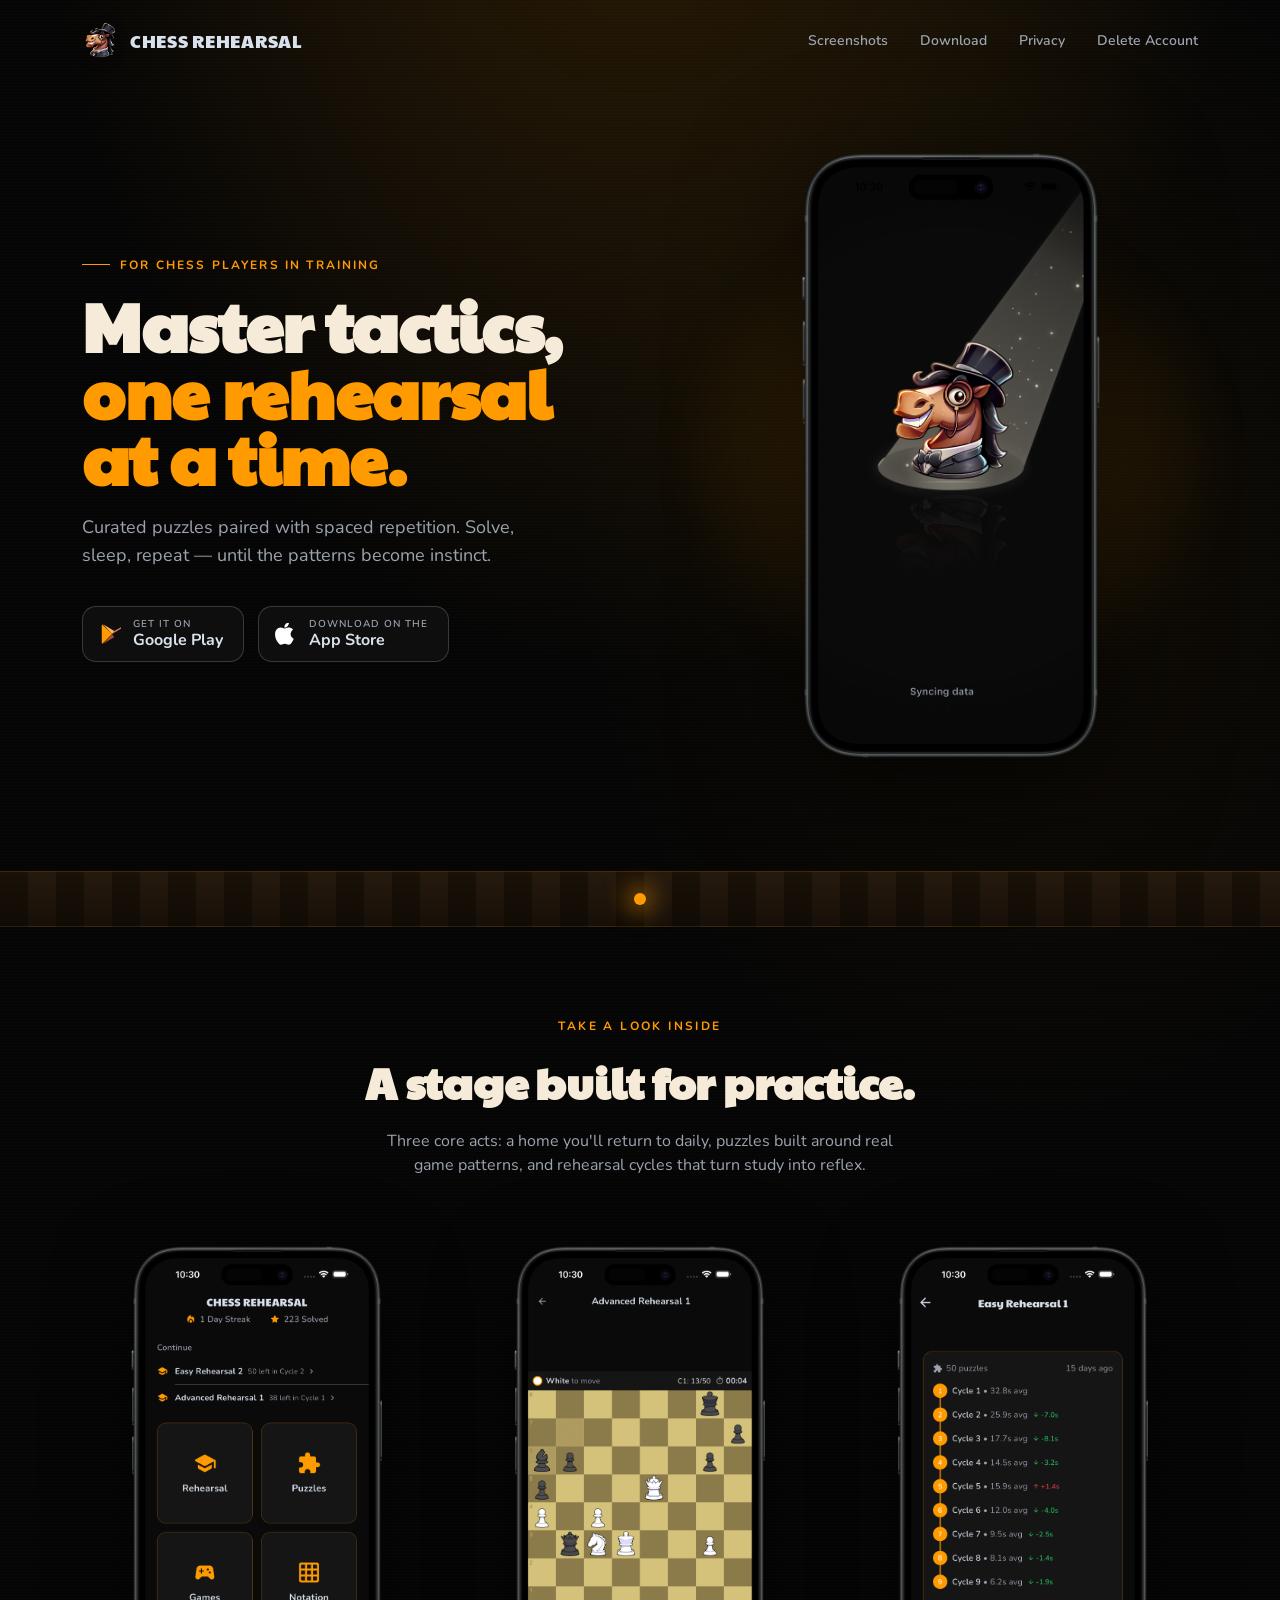
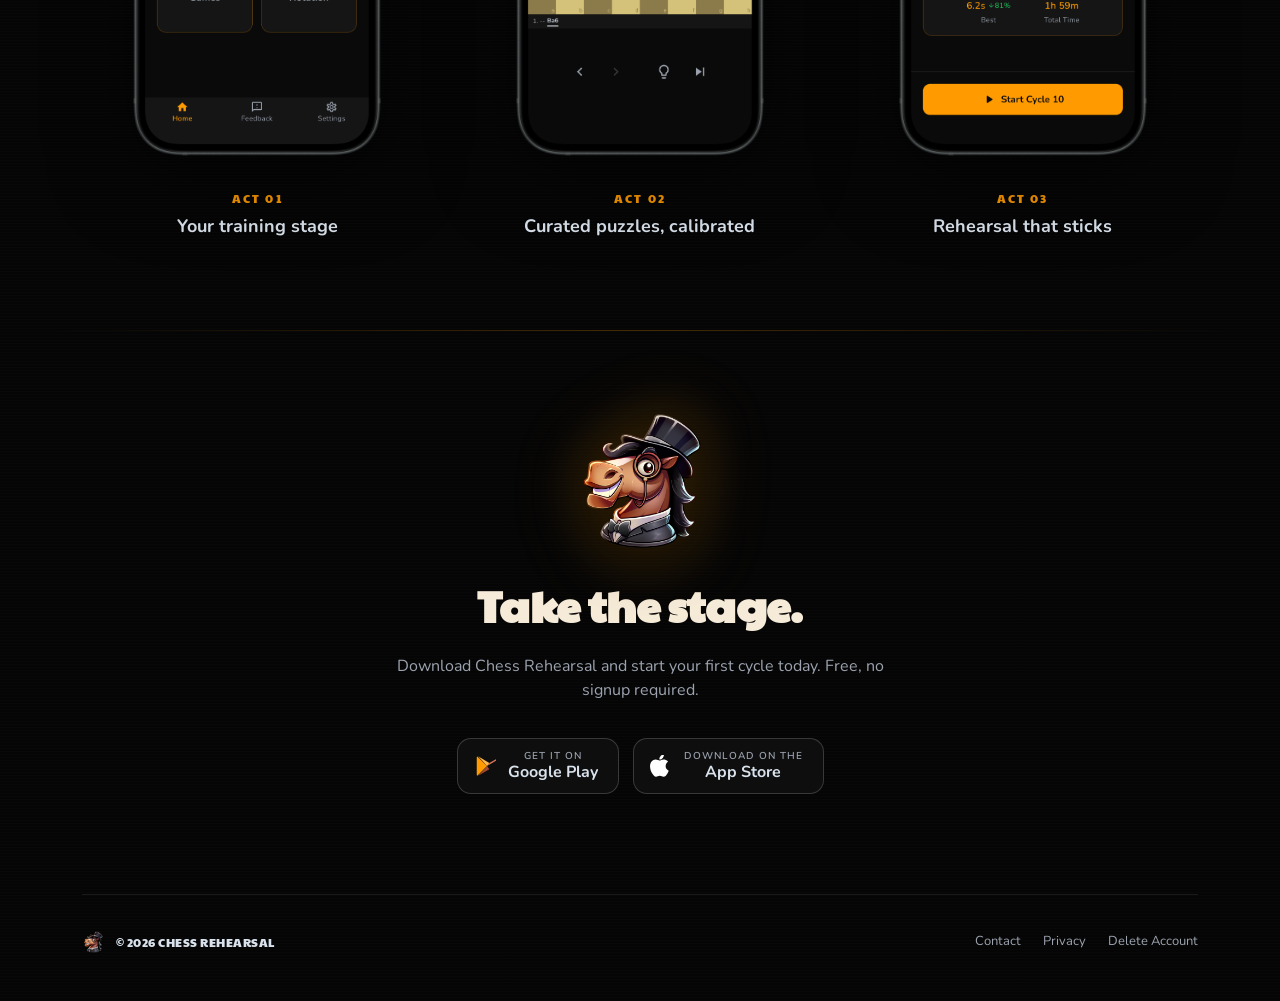
<file: index.html>
<!DOCTYPE html>
<html lang="en">
<head>
  <meta charset="UTF-8">
  <meta name="viewport" content="width=device-width, initial-scale=1.0">
  <title>Chess Rehearsal — Master tactics, one rehearsal at a time.</title>
  <meta name="description" content="Curated chess puzzles paired with spaced repetition. Solve, sleep, repeat — until the patterns become instinct.">

  <meta property="og:title" content="Chess Rehearsal — Master tactics, one rehearsal at a time.">
  <meta property="og:description" content="Curated chess puzzles paired with spaced repetition. Solve, sleep, repeat — until the patterns become instinct.">
  <meta property="og:image" content="img/icon.png">
  <meta property="og:type" content="website">

  <link rel="icon" type="image/png" href="img/icon.png">
  <link rel="apple-touch-icon" href="img/icon.png">

  <link rel="preconnect" href="https://fonts.googleapis.com">
  <link rel="preconnect" href="https://fonts.gstatic.com" crossorigin>
  <link href="https://fonts.googleapis.com/css2?family=Nunito:wght@400;500;600;700;800&family=Paytone+One&display=swap" rel="stylesheet">

  <link rel="stylesheet" href="style.css">
</head>
<body>

  <div class="cr-site">

    <!-- Nav -->
    <div class="cr-container">
      <nav class="cr-nav">
        <a href="index.html" class="cr-nav-brand">
          <img src="img/icon.png" alt="Chess Rehearsal mascot">
          <span>Chess Rehearsal</span>
        </a>
        <div class="cr-nav-links">
          <a href="#screenshots">Screenshots</a>
          <a href="#download">Download</a>
          <a href="privacy.html">Privacy</a>
          <a href="delete-account.html">Delete Account</a>
        </div>
      </nav>
    </div>

    <!-- Hero -->
    <div class="cr-container">
      <section class="cr-hero">
        <div>
          <div class="cr-hero-eyebrow">For chess players in training</div>
          <h1>
            Master tactics,
            <span class="accent">one rehearsal at a time.</span>
          </h1>
          <p class="cr-hero-sub">
            Curated puzzles paired with spaced repetition. Solve, sleep, repeat — until
            the patterns become instinct.
          </p>

          <div class="cr-dl-row">
            <a class="cr-dl-btn" href="#" aria-label="Get it on Google Play">
              <svg viewBox="0 0 24 24" aria-hidden="true">
                <path fill="#FF9B00" d="M3.6 1.5C3.2 1.7 3 2.1 3 2.7v18.6c0 .6.2 1 .6 1.2l10.7-10.5L3.6 1.5z"/>
                <path fill="#FFB84D" d="M16.7 8.6 13.5 6.7 4.5 1.4l9.8 10.6 2.4-3.4z"/>
                <path fill="#D97757" d="m14.3 12 9.6-5.6c.7-.4.7-1.5 0-1.9L16.7 8.6 14.3 12z"/>
                <path fill="#A04A2E" d="m4.5 22.6 12.2-7-2.4-3.6L4.5 22.6z"/>
              </svg>
              <span class="cr-dl-btn-text">
                <small>Get it on</small>
                <strong>Google Play</strong>
              </span>
            </a>
            <a class="cr-dl-btn" href="#" aria-label="Download on the App Store">
              <svg viewBox="0 0 24 24" fill="#fff" aria-hidden="true">
                <path d="M17.05 12.04c-.03-3.16 2.58-4.68 2.7-4.75-1.47-2.15-3.76-2.45-4.58-2.48-1.95-.2-3.8 1.15-4.79 1.15-.99 0-2.51-1.13-4.13-1.1-2.13.03-4.09 1.24-5.18 3.13-2.21 3.83-.57 9.49 1.59 12.6 1.05 1.52 2.31 3.23 3.95 3.17 1.59-.06 2.19-1.03 4.11-1.03 1.92 0 2.46 1.03 4.13.99 1.71-.03 2.79-1.55 3.83-3.08 1.21-1.77 1.71-3.49 1.74-3.58-.04-.02-3.34-1.28-3.37-5.07zM13.94 3.18c.86-1.05 1.45-2.5 1.29-3.95-1.25.05-2.77.83-3.66 1.87-.8.92-1.5 2.4-1.31 3.81 1.39.11 2.81-.71 3.68-1.73z"/>
              </svg>
              <span class="cr-dl-btn-text">
                <small>Download on the</small>
                <strong>App Store</strong>
              </span>
            </a>
          </div>
        </div>

        <div class="cr-hero-phone-wrap">
          <img class="cr-hero-phone"
               src="img/screenshots/hero-splash.png"
               alt="Hershel, the Chess Rehearsal mascot, in a theatrical spotlight on the app's splash screen"
               width="320">
        </div>
      </section>
    </div>

    <!-- Stage curtain divider -->
    <div class="cr-stage-divider"></div>

    <!-- Screenshots -->
    <section id="screenshots" class="cr-screens">
      <div class="cr-container">
        <div class="cr-screens-head">
          <div class="cr-screens-eyebrow">Take a look inside</div>
          <h2 class="cr-screens-title">A stage built for practice.</h2>
          <p class="cr-screens-sub">
            Three core acts: a home you'll return to daily, puzzles built around real
            game patterns, and rehearsal cycles that turn study into reflex.
          </p>
        </div>

        <div class="cr-screens-grid">

          <div class="cr-screen-card">
            <div class="cr-screen-frame">
              <img src="img/screenshots/home.png"
                   alt="Chess Rehearsal home dashboard with Rehearsal, Puzzles, Games, and Notation tiles">
            </div>
            <div class="cr-screen-caption">
              <span class="num">ACT 01</span>
              <h4>Your training stage</h4>
            </div>
          </div>

          <div class="cr-screen-card">
            <div class="cr-screen-frame">
              <img src="img/screenshots/puzzle.png"
                   alt="Chess board mid-puzzle showing white-to-move tactical position">
            </div>
            <div class="cr-screen-caption">
              <span class="num">ACT 02</span>
              <h4>Curated puzzles, calibrated</h4>
            </div>
          </div>

          <div class="cr-screen-card">
            <div class="cr-screen-frame">
              <img src="img/screenshots/cycles.png"
                   alt="Easy Rehearsal cycle progress with average solve times trending down across cycles">
            </div>
            <div class="cr-screen-caption">
              <span class="num">ACT 03</span>
              <h4>Rehearsal that sticks</h4>
            </div>
          </div>

        </div>
      </div>
    </section>

    <!-- Bottom CTA -->
    <section id="download" class="cr-cta">
      <div class="cr-container">
        <img class="cr-cta-mascot" src="img/icon.png" alt="">
        <h2>Take the stage.</h2>
        <p class="cr-cta-sub">Download Chess Rehearsal and start your first cycle today. Free, no signup required.</p>
        <div class="cr-dl-row centered">
          <a class="cr-dl-btn" href="#" aria-label="Get it on Google Play">
            <svg viewBox="0 0 24 24" aria-hidden="true">
              <path fill="#FF9B00" d="M3.6 1.5C3.2 1.7 3 2.1 3 2.7v18.6c0 .6.2 1 .6 1.2l10.7-10.5L3.6 1.5z"/>
              <path fill="#FFB84D" d="M16.7 8.6 13.5 6.7 4.5 1.4l9.8 10.6 2.4-3.4z"/>
              <path fill="#D97757" d="m14.3 12 9.6-5.6c.7-.4.7-1.5 0-1.9L16.7 8.6 14.3 12z"/>
              <path fill="#A04A2E" d="m4.5 22.6 12.2-7-2.4-3.6L4.5 22.6z"/>
            </svg>
            <span class="cr-dl-btn-text">
              <small>Get it on</small>
              <strong>Google Play</strong>
            </span>
          </a>
          <a class="cr-dl-btn" href="#" aria-label="Download on the App Store">
            <svg viewBox="0 0 24 24" fill="#fff" aria-hidden="true">
              <path d="M17.05 12.04c-.03-3.16 2.58-4.68 2.7-4.75-1.47-2.15-3.76-2.45-4.58-2.48-1.95-.2-3.8 1.15-4.79 1.15-.99 0-2.51-1.13-4.13-1.1-2.13.03-4.09 1.24-5.18 3.13-2.21 3.83-.57 9.49 1.59 12.6 1.05 1.52 2.31 3.23 3.95 3.17 1.59-.06 2.19-1.03 4.11-1.03 1.92 0 2.46 1.03 4.13.99 1.71-.03 2.79-1.55 3.83-3.08 1.21-1.77 1.71-3.49 1.74-3.58-.04-.02-3.34-1.28-3.37-5.07zM13.94 3.18c.86-1.05 1.45-2.5 1.29-3.95-1.25.05-2.77.83-3.66 1.87-.8.92-1.5 2.4-1.31 3.81 1.39.11 2.81-.71 3.68-1.73z"/>
            </svg>
            <span class="cr-dl-btn-text">
              <small>Download on the</small>
              <strong>App Store</strong>
            </span>
          </a>
        </div>
      </div>
    </section>

    <!-- Footer -->
    <div class="cr-container">
      <footer class="cr-footer">
        <div class="cr-footer-left">
          <img src="img/icon.png" alt="">
          <span>© 2026 Chess Rehearsal</span>
        </div>
        <div class="cr-footer-links">
          <a href="mailto:chessrehearsalapp@gmail.com">Contact</a>
          <a href="privacy.html">Privacy</a>
          <a href="delete-account.html">Delete Account</a>
        </div>
      </footer>
    </div>

  </div>

</body>
</html>
</file>
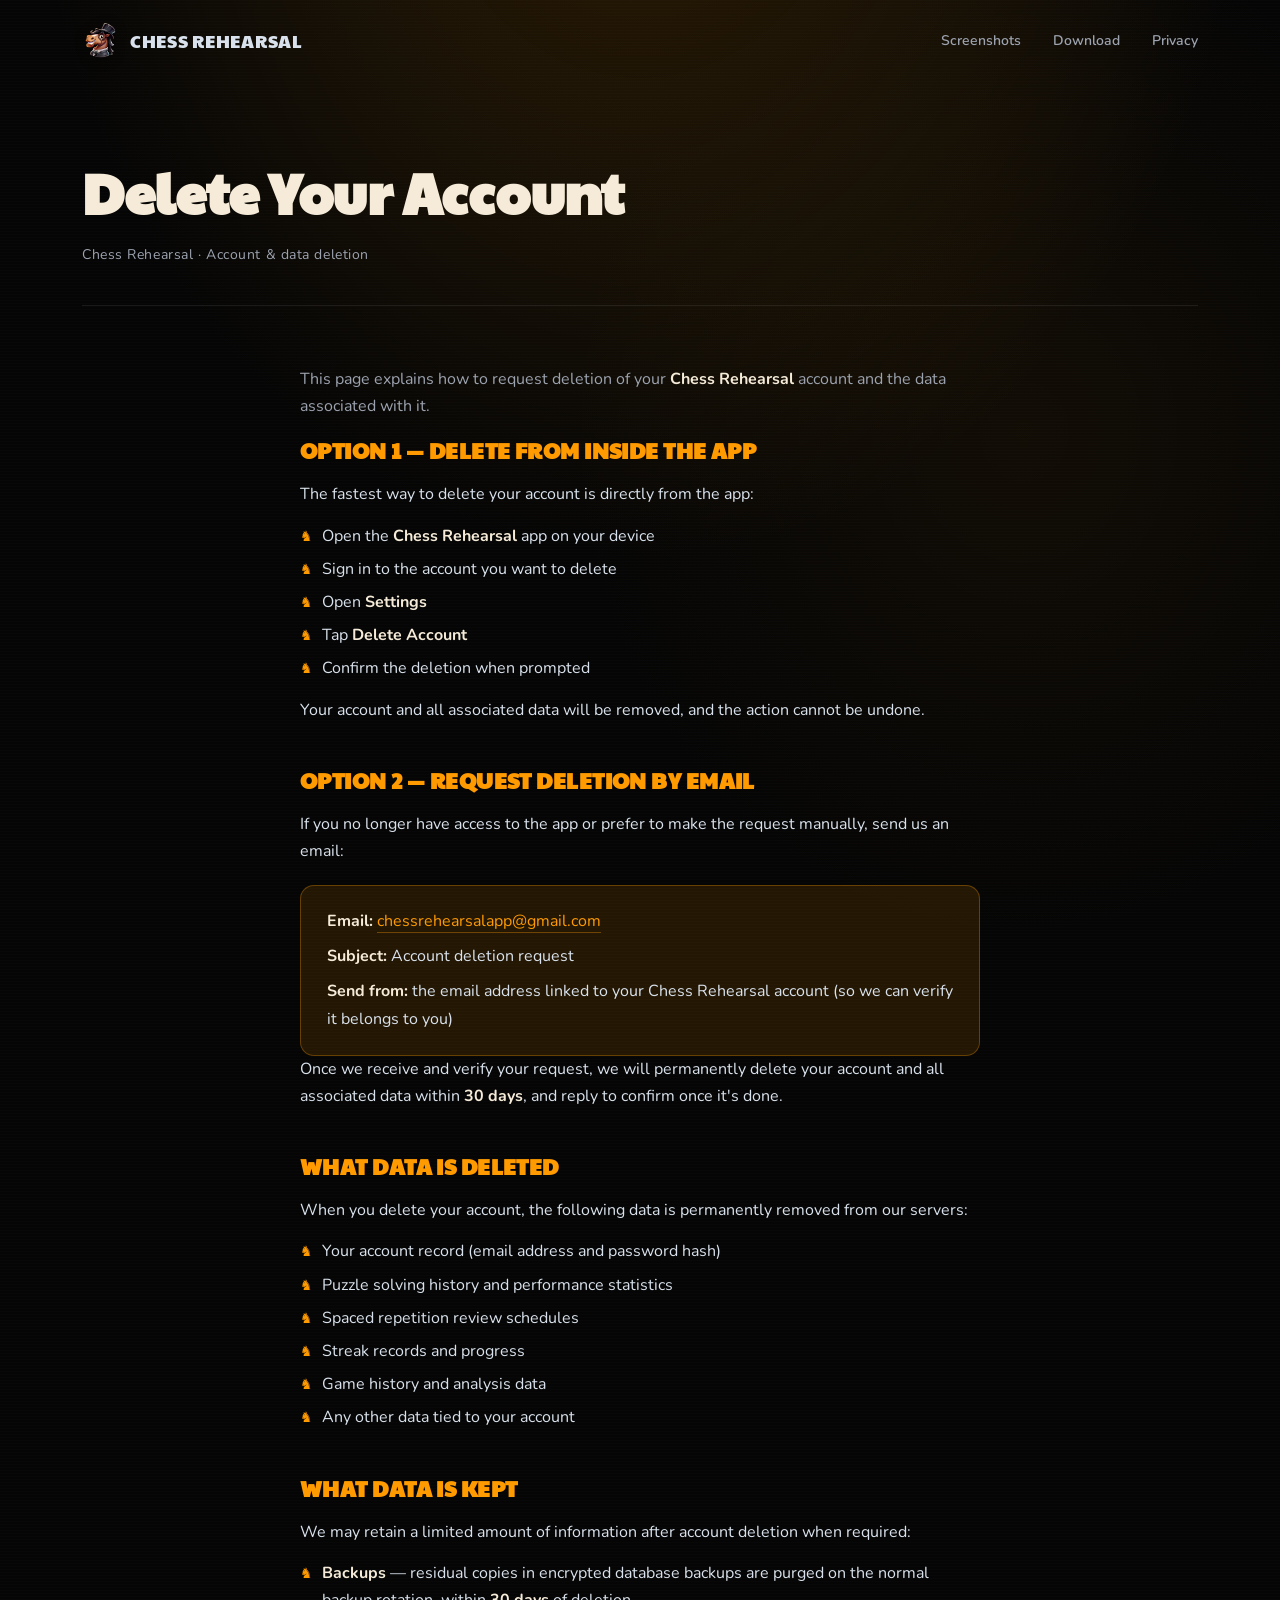
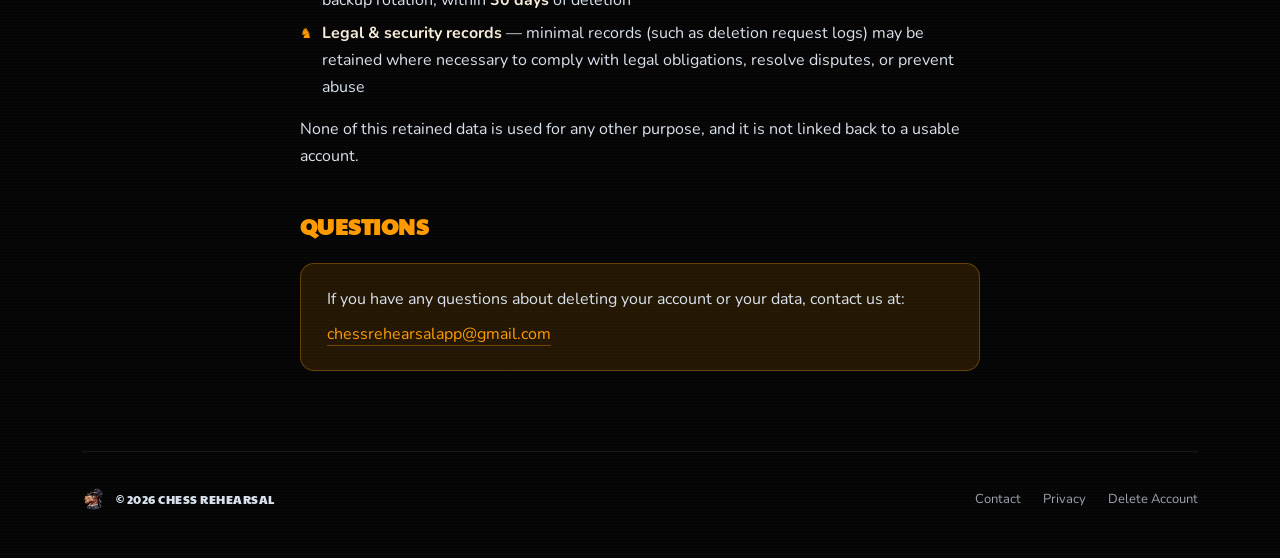
<file: delete-account.html>
<!DOCTYPE html>
<html lang="en">
<head>
  <meta charset="UTF-8">
  <meta name="viewport" content="width=device-width, initial-scale=1.0">
  <title>Delete Your Account — Chess Rehearsal</title>
  <meta name="description" content="How to request deletion of your Chess Rehearsal account and associated data.">

  <link rel="icon" type="image/png" href="img/icon.png">
  <link rel="apple-touch-icon" href="img/icon.png">

  <link rel="preconnect" href="https://fonts.googleapis.com">
  <link rel="preconnect" href="https://fonts.gstatic.com" crossorigin>
  <link href="https://fonts.googleapis.com/css2?family=Nunito:wght@400;500;600;700;800&family=Paytone+One&display=swap" rel="stylesheet">

  <link rel="stylesheet" href="style.css">
</head>
<body>

  <div class="cr-site">

    <!-- Nav -->
    <div class="cr-container">
      <nav class="cr-nav">
        <a href="index.html" class="cr-nav-brand">
          <img src="img/icon.png" alt="Chess Rehearsal mascot">
          <span>Chess Rehearsal</span>
        </a>
        <div class="cr-nav-links">
          <a href="index.html#screenshots">Screenshots</a>
          <a href="index.html#download">Download</a>
          <a href="privacy.html">Privacy</a>
        </div>
      </nav>
    </div>

    <!-- Page header -->
    <div class="cr-container">
      <header class="cr-privacy-head">
        <h1>Delete Your Account</h1>
        <div class="updated">Chess Rehearsal · Account &amp; data deletion</div>
      </header>
    </div>

    <!-- Body -->
    <div class="cr-container">
      <main class="cr-privacy-body">
        <p class="muted">This page explains how to request deletion of your <strong>Chess Rehearsal</strong> account and the data associated with it.</p>

        <h2>Option 1 — Delete from inside the app</h2>
        <p>The fastest way to delete your account is directly from the app:</p>
        <ul>
          <li>Open the <strong>Chess Rehearsal</strong> app on your device</li>
          <li>Sign in to the account you want to delete</li>
          <li>Open <strong>Settings</strong></li>
          <li>Tap <strong>Delete Account</strong></li>
          <li>Confirm the deletion when prompted</li>
        </ul>
        <p>Your account and all associated data will be removed, and the action cannot be undone.</p>

        <h2>Option 2 — Request deletion by email</h2>
        <p>If you no longer have access to the app or prefer to make the request manually, send us an email:</p>
        <div class="contact-box">
          <p><strong>Email:</strong> <a href="mailto:chessrehearsalapp@gmail.com?subject=Account%20deletion%20request">chessrehearsalapp@gmail.com</a></p>
          <p><strong>Subject:</strong> Account deletion request</p>
          <p><strong>Send from:</strong> the email address linked to your Chess Rehearsal account (so we can verify it belongs to you)</p>
        </div>
        <p>Once we receive and verify your request, we will permanently delete your account and all associated data within <strong>30 days</strong>, and reply to confirm once it's done.</p>

        <h2>What data is deleted</h2>
        <p>When you delete your account, the following data is permanently removed from our servers:</p>
        <ul>
          <li>Your account record (email address and password hash)</li>
          <li>Puzzle solving history and performance statistics</li>
          <li>Spaced repetition review schedules</li>
          <li>Streak records and progress</li>
          <li>Game history and analysis data</li>
          <li>Any other data tied to your account</li>
        </ul>

        <h2>What data is kept</h2>
        <p>We may retain a limited amount of information after account deletion when required:</p>
        <ul>
          <li><strong>Backups</strong> — residual copies in encrypted database backups are purged on the normal backup rotation, within <strong>30 days</strong> of deletion</li>
          <li><strong>Legal &amp; security records</strong> — minimal records (such as deletion request logs) may be retained where necessary to comply with legal obligations, resolve disputes, or prevent abuse</li>
        </ul>
        <p>None of this retained data is used for any other purpose, and it is not linked back to a usable account.</p>

        <h2>Questions</h2>
        <div class="contact-box">
          <p>If you have any questions about deleting your account or your data, contact us at:</p>
          <p><a href="mailto:chessrehearsalapp@gmail.com">chessrehearsalapp@gmail.com</a></p>
        </div>
      </main>
    </div>

    <!-- Footer -->
    <div class="cr-container">
      <footer class="cr-footer">
        <div class="cr-footer-left">
          <img src="img/icon.png" alt="">
          <span>© 2026 Chess Rehearsal</span>
        </div>
        <div class="cr-footer-links">
          <a href="mailto:chessrehearsalapp@gmail.com">Contact</a>
          <a href="privacy.html">Privacy</a>
          <a href="delete-account.html">Delete Account</a>
        </div>
      </footer>
    </div>

  </div>

</body>
</html>
</file>
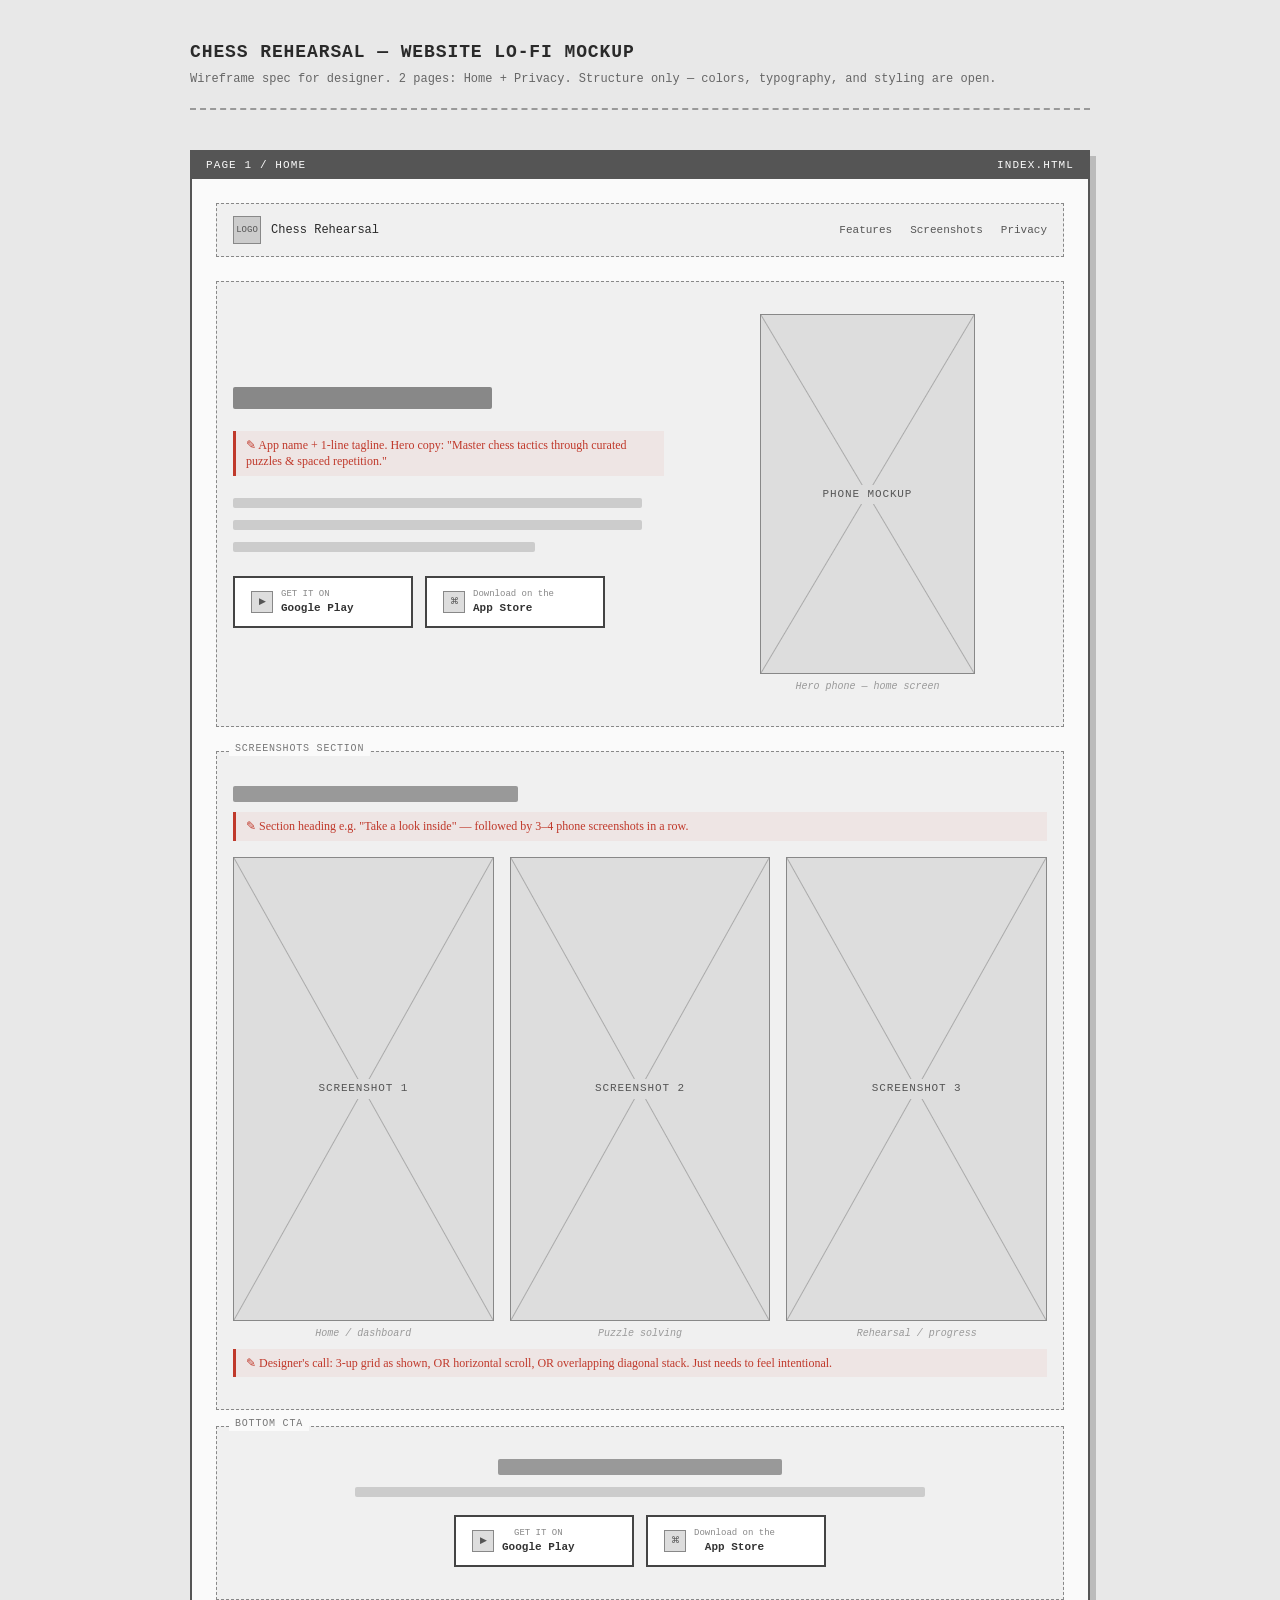
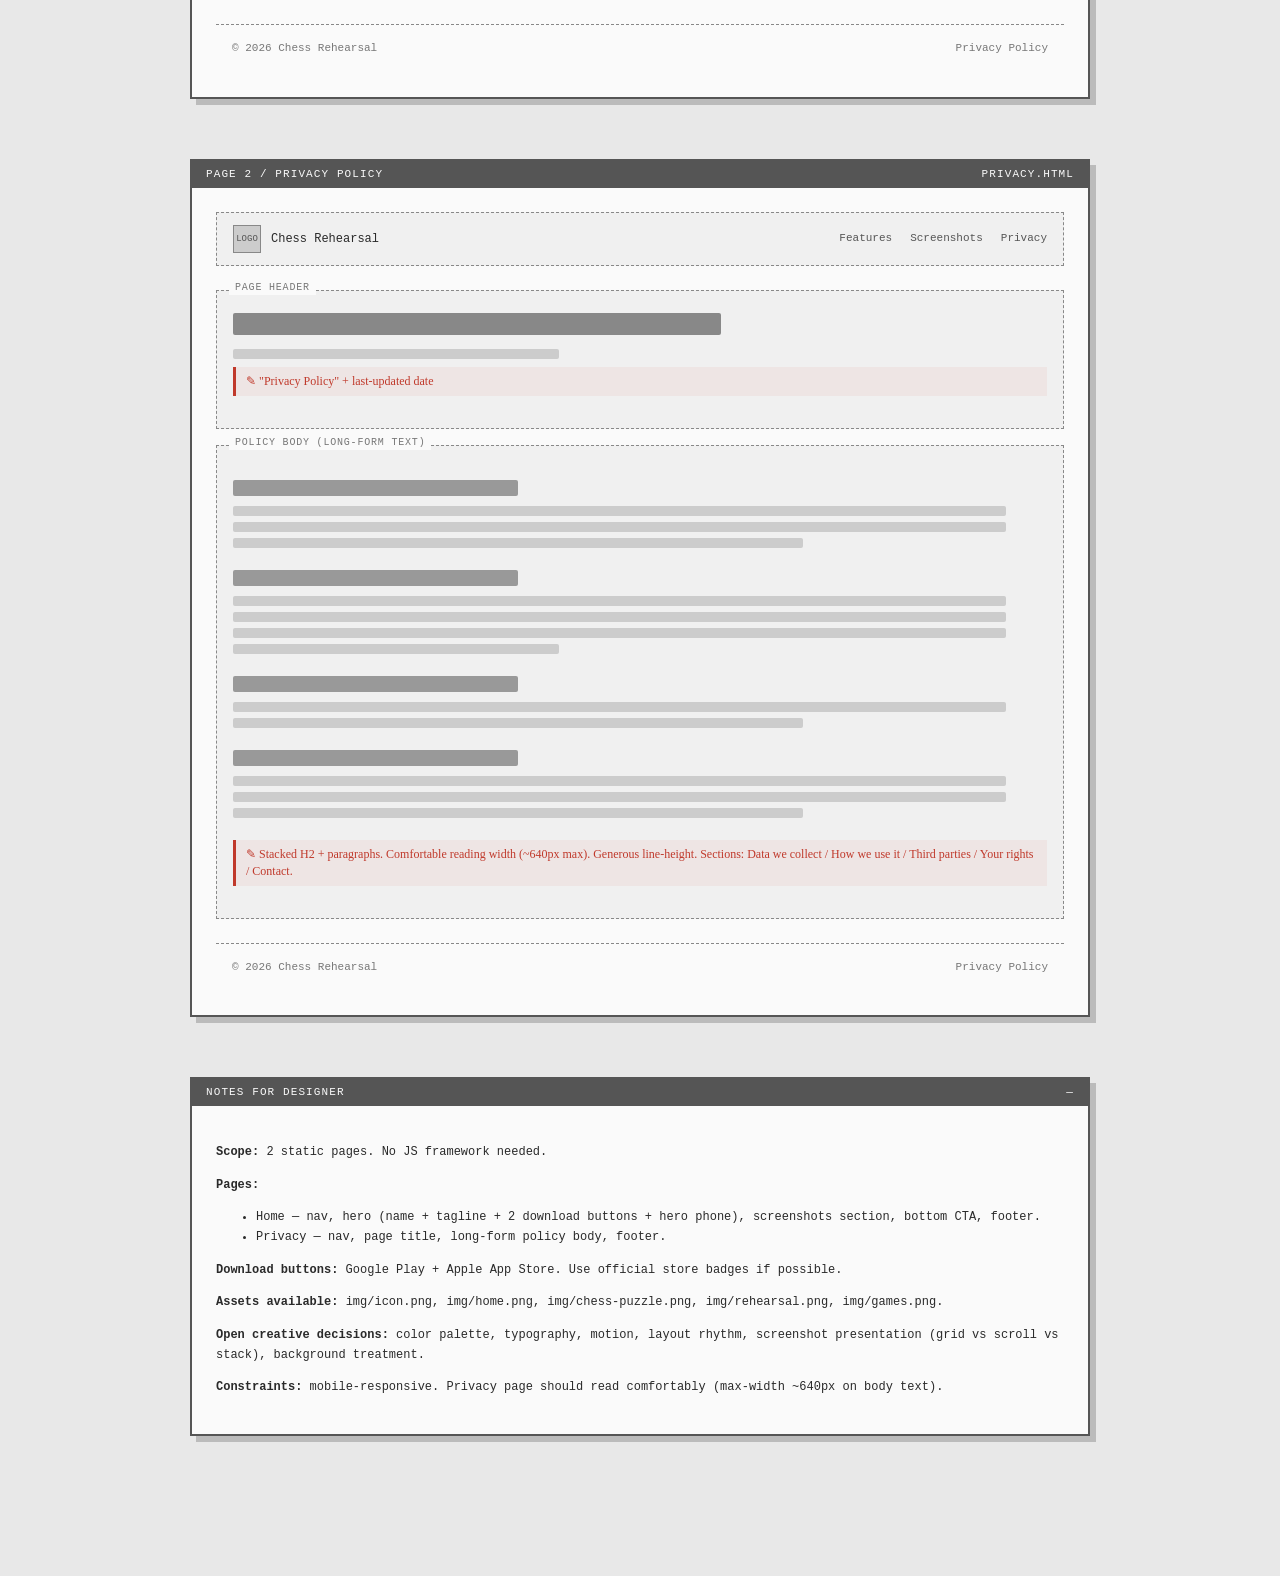
<file: mockup.html>
<!DOCTYPE html>
<html lang="en">
<head>
  <meta charset="UTF-8">
  <title>Chess Rehearsal — Lo-Fi Mockup</title>
  <style>
    /* ===== Lo-fi wireframe styling =====
       Intentionally rough. Greys + dashed boxes + monospace.
       Hand this to a designer to fill in the aesthetic. */

    * { box-sizing: border-box; }

    body {
      font-family: ui-monospace, SFMono-Regular, Menlo, monospace;
      background: #e8e8e8;
      color: #2a2a2a;
      margin: 0;
      padding: 40px 20px 80px;
      line-height: 1.4;
    }

    .doc-header {
      max-width: 900px;
      margin: 0 auto 40px;
      padding-bottom: 20px;
      border-bottom: 2px dashed #999;
    }
    .doc-header h1 { margin: 0 0 6px; font-size: 18px; letter-spacing: 0.05em; text-transform: uppercase; }
    .doc-header p  { margin: 0; font-size: 12px; color: #666; }

    .page {
      max-width: 900px;
      margin: 0 auto 60px;
      background: #fafafa;
      border: 2px solid #555;
      box-shadow: 6px 6px 0 #bbb;
    }
    .page-label {
      background: #555;
      color: #fafafa;
      padding: 6px 14px;
      font-size: 11px;
      letter-spacing: 0.1em;
      text-transform: uppercase;
      display: flex;
      justify-content: space-between;
    }

    .frame { padding: 24px; }

    /* Generic wireframe blocks */
    .wf {
      border: 1.5px dashed #888;
      background: #f0f0f0;
      padding: 16px;
      margin-bottom: 16px;
      position: relative;
    }
    .wf-label {
      position: absolute;
      top: -10px;
      left: 12px;
      background: #fafafa;
      padding: 0 6px;
      font-size: 10px;
      color: #777;
      text-transform: uppercase;
      letter-spacing: 0.08em;
    }

    /* Image placeholder — diagonal cross */
    .img-box {
      background:
        linear-gradient(to top right, transparent calc(50% - 1px), #aaa, transparent calc(50% + 1px)),
        linear-gradient(to top left,  transparent calc(50% - 1px), #aaa, transparent calc(50% + 1px)),
        #ddd;
      border: 1.5px solid #888;
      display: flex;
      align-items: center;
      justify-content: center;
      color: #555;
      font-size: 11px;
      text-transform: uppercase;
      letter-spacing: 0.08em;
    }
    .img-box span { background: #ddd; padding: 2px 8px; }

    /* Text-line placeholders */
    .text-line {
      height: 10px;
      background: #ccc;
      margin: 6px 0;
      border-radius: 2px;
    }
    .text-line.short { width: 40%; }
    .text-line.med   { width: 70%; }
    .text-line.long  { width: 95%; }
    .text-line.title { height: 22px; background: #888; width: 60%; margin-bottom: 14px; }
    .text-line.h2    { height: 16px; background: #999; width: 35%; margin: 18px 0 10px; }

    /* Nav */
    .nav-wf {
      display: flex;
      justify-content: space-between;
      align-items: center;
      padding: 12px 16px;
      border: 1.5px dashed #888;
      background: #f0f0f0;
      margin-bottom: 24px;
    }
    .nav-left { display: flex; align-items: center; gap: 10px; }
    .logo-box {
      width: 28px; height: 28px;
      background: #ccc;
      border: 1.5px solid #888;
      display: flex; align-items: center; justify-content: center;
      font-size: 9px; color: #555;
    }
    .nav-right { display: flex; gap: 18px; align-items: center; font-size: 11px; color: #555; }

    /* Hero */
    .hero-wf {
      display: grid;
      grid-template-columns: 1.2fr 1fr;
      gap: 24px;
      padding: 32px 16px;
      border: 1.5px dashed #888;
      background: #f0f0f0;
      margin-bottom: 24px;
    }
    .hero-left { display: flex; flex-direction: column; justify-content: center; }
    .hero-phone-box {
      aspect-ratio: 9 / 16;
      max-height: 360px;
      margin: 0 auto;
      width: 60%;
    }

    /* Download buttons */
    .dl-row { display: flex; gap: 12px; margin-top: 18px; flex-wrap: wrap; }
    .dl-btn {
      border: 2px solid #444;
      background: #fff;
      padding: 10px 16px;
      display: flex;
      align-items: center;
      gap: 8px;
      font-size: 11px;
      color: #333;
      min-width: 180px;
    }
    .dl-icon {
      width: 22px; height: 22px;
      background: #ddd;
      border: 1px solid #888;
      display: flex; align-items: center; justify-content: center;
      font-size: 9px; color: #555;
    }
    .dl-btn small { color: #888; font-size: 9px; display: block; }

    /* Screenshots strip */
    .screens-grid {
      display: grid;
      grid-template-columns: repeat(3, 1fr);
      gap: 16px;
      margin-top: 12px;
    }
    .screen-box {
      aspect-ratio: 9 / 16;
    }

    /* Footer */
    .footer-wf {
      display: flex;
      justify-content: space-between;
      padding: 16px;
      border-top: 1.5px dashed #888;
      font-size: 11px;
      color: #777;
      margin-top: 24px;
    }

    /* Annotations — handwritten-looking notes */
    .annot {
      font-family: 'Comic Sans MS', 'Marker Felt', cursive;
      color: #c0392b;
      font-size: 12px;
      padding: 6px 10px;
      border-left: 3px solid #c0392b;
      background: rgba(192, 57, 43, 0.06);
      margin: 8px 0 16px;
    }
    .annot::before { content: "✎  "; }

    /* Privacy page sections */
    .privacy-section { margin-bottom: 22px; }

    /* Mobile preview */
    .mobile-note {
      font-size: 10px;
      color: #999;
      text-align: center;
      margin-top: 6px;
      font-style: italic;
    }
  </style>
</head>
<body>

  <!-- ====================================================== -->
  <header class="doc-header">
    <h1>Chess Rehearsal — Website Lo-Fi Mockup</h1>
    <p>Wireframe spec for designer. 2 pages: Home + Privacy. Structure only — colors, typography, and styling are open.</p>
  </header>

  <!-- ====================================================== -->
  <!-- PAGE 1: HOME                                            -->
  <!-- ====================================================== -->
  <section class="page">
    <div class="page-label">
      <span>Page 1 / Home</span>
      <span>index.html</span>
    </div>
    <div class="frame">

      <!-- NAV -->
      <div class="nav-wf">
        <div class="nav-left">
          <div class="logo-box">LOGO</div>
          <span style="font-size: 12px;">Chess Rehearsal</span>
        </div>
        <div class="nav-right">
          <span>Features</span>
          <span>Screenshots</span>
          <span>Privacy</span>
        </div>
      </div>

      <!-- HERO -->
      <div class="hero-wf">
        <div class="hero-left">
          <div class="text-line title"></div>
          <div class="annot">App name + 1-line tagline. Hero copy: "Master chess tactics through curated puzzles & spaced repetition."</div>
          <div class="text-line long"></div>
          <div class="text-line long"></div>
          <div class="text-line med"></div>

          <div class="dl-row">
            <div class="dl-btn">
              <div class="dl-icon">▶</div>
              <div>
                <small>GET IT ON</small>
                <strong>Google Play</strong>
              </div>
            </div>
            <div class="dl-btn">
              <div class="dl-icon">⌘</div>
              <div>
                <small>Download on the</small>
                <strong>App Store</strong>
              </div>
            </div>
          </div>
        </div>

        <div>
          <div class="img-box hero-phone-box">
            <span>Phone Mockup</span>
          </div>
          <div class="mobile-note">Hero phone — home screen</div>
        </div>
      </div>

      <!-- SCREENSHOTS SECTION -->
      <div class="wf">
        <div class="wf-label">Screenshots Section</div>
        <div class="text-line h2"></div>
        <div class="annot">Section heading e.g. "Take a look inside" — followed by 3–4 phone screenshots in a row.</div>

        <div class="screens-grid">
          <div>
            <div class="img-box screen-box"><span>Screenshot 1</span></div>
            <div class="mobile-note">Home / dashboard</div>
          </div>
          <div>
            <div class="img-box screen-box"><span>Screenshot 2</span></div>
            <div class="mobile-note">Puzzle solving</div>
          </div>
          <div>
            <div class="img-box screen-box"><span>Screenshot 3</span></div>
            <div class="mobile-note">Rehearsal / progress</div>
          </div>
        </div>
        <div class="annot">Designer's call: 3-up grid as shown, OR horizontal scroll, OR overlapping diagonal stack. Just needs to feel intentional.</div>
      </div>

      <!-- BOTTOM CTA -->
      <div class="wf" style="text-align: center; padding: 32px 16px;">
        <div class="wf-label">Bottom CTA</div>
        <div class="text-line h2" style="margin: 0 auto 12px;"></div>
        <div class="text-line med" style="margin: 0 auto 18px;"></div>
        <div class="dl-row" style="justify-content: center;">
          <div class="dl-btn">
            <div class="dl-icon">▶</div>
            <div><small>GET IT ON</small><strong>Google Play</strong></div>
          </div>
          <div class="dl-btn">
            <div class="dl-icon">⌘</div>
            <div><small>Download on the</small><strong>App Store</strong></div>
          </div>
        </div>
      </div>

      <!-- FOOTER -->
      <div class="footer-wf">
        <span>© 2026 Chess Rehearsal</span>
        <span>Privacy Policy</span>
      </div>

    </div>
  </section>

  <!-- ====================================================== -->
  <!-- PAGE 2: PRIVACY POLICY                                  -->
  <!-- ====================================================== -->
  <section class="page">
    <div class="page-label">
      <span>Page 2 / Privacy Policy</span>
      <span>privacy.html</span>
    </div>
    <div class="frame">

      <!-- NAV (same as home) -->
      <div class="nav-wf">
        <div class="nav-left">
          <div class="logo-box">LOGO</div>
          <span style="font-size: 12px;">Chess Rehearsal</span>
        </div>
        <div class="nav-right">
          <span>Features</span>
          <span>Screenshots</span>
          <span>Privacy</span>
        </div>
      </div>

      <!-- PAGE TITLE -->
      <div class="wf">
        <div class="wf-label">Page Header</div>
        <div class="text-line title"></div>
        <div class="text-line short"></div>
        <div class="annot">"Privacy Policy" + last-updated date</div>
      </div>

      <!-- POLICY BODY — long-form text container -->
      <div class="wf">
        <div class="wf-label">Policy Body (long-form text)</div>

        <div class="privacy-section">
          <div class="text-line h2"></div>
          <div class="text-line long"></div>
          <div class="text-line long"></div>
          <div class="text-line med"></div>
        </div>

        <div class="privacy-section">
          <div class="text-line h2"></div>
          <div class="text-line long"></div>
          <div class="text-line long"></div>
          <div class="text-line long"></div>
          <div class="text-line short"></div>
        </div>

        <div class="privacy-section">
          <div class="text-line h2"></div>
          <div class="text-line long"></div>
          <div class="text-line med"></div>
        </div>

        <div class="privacy-section">
          <div class="text-line h2"></div>
          <div class="text-line long"></div>
          <div class="text-line long"></div>
          <div class="text-line med"></div>
        </div>

        <div class="annot">Stacked H2 + paragraphs. Comfortable reading width (~640px max). Generous line-height. Sections: Data we collect / How we use it / Third parties / Your rights / Contact.</div>
      </div>

      <!-- FOOTER -->
      <div class="footer-wf">
        <span>© 2026 Chess Rehearsal</span>
        <span>Privacy Policy</span>
      </div>

    </div>
  </section>

  <!-- ====================================================== -->
  <!-- NOTES FOR DESIGNER                                      -->
  <!-- ====================================================== -->
  <section class="page">
    <div class="page-label">
      <span>Notes for Designer</span>
      <span>—</span>
    </div>
    <div class="frame" style="font-family: ui-monospace, monospace; font-size: 12px; line-height: 1.7;">
      <p><strong>Scope:</strong> 2 static pages. No JS framework needed.</p>
      <p><strong>Pages:</strong></p>
      <ul>
        <li>Home — nav, hero (name + tagline + 2 download buttons + hero phone), screenshots section, bottom CTA, footer.</li>
        <li>Privacy — nav, page title, long-form policy body, footer.</li>
      </ul>
      <p><strong>Download buttons:</strong> Google Play + Apple App Store. Use official store badges if possible.</p>
      <p><strong>Assets available:</strong> <code>img/icon.png</code>, <code>img/home.png</code>, <code>img/chess-puzzle.png</code>, <code>img/rehearsal.png</code>, <code>img/games.png</code>.</p>
      <p><strong>Open creative decisions:</strong> color palette, typography, motion, layout rhythm, screenshot presentation (grid vs scroll vs stack), background treatment.</p>
      <p><strong>Constraints:</strong> mobile-responsive. Privacy page should read comfortably (max-width ~640px on body text).</p>
    </div>
  </section>

</body>
</html>
</file>
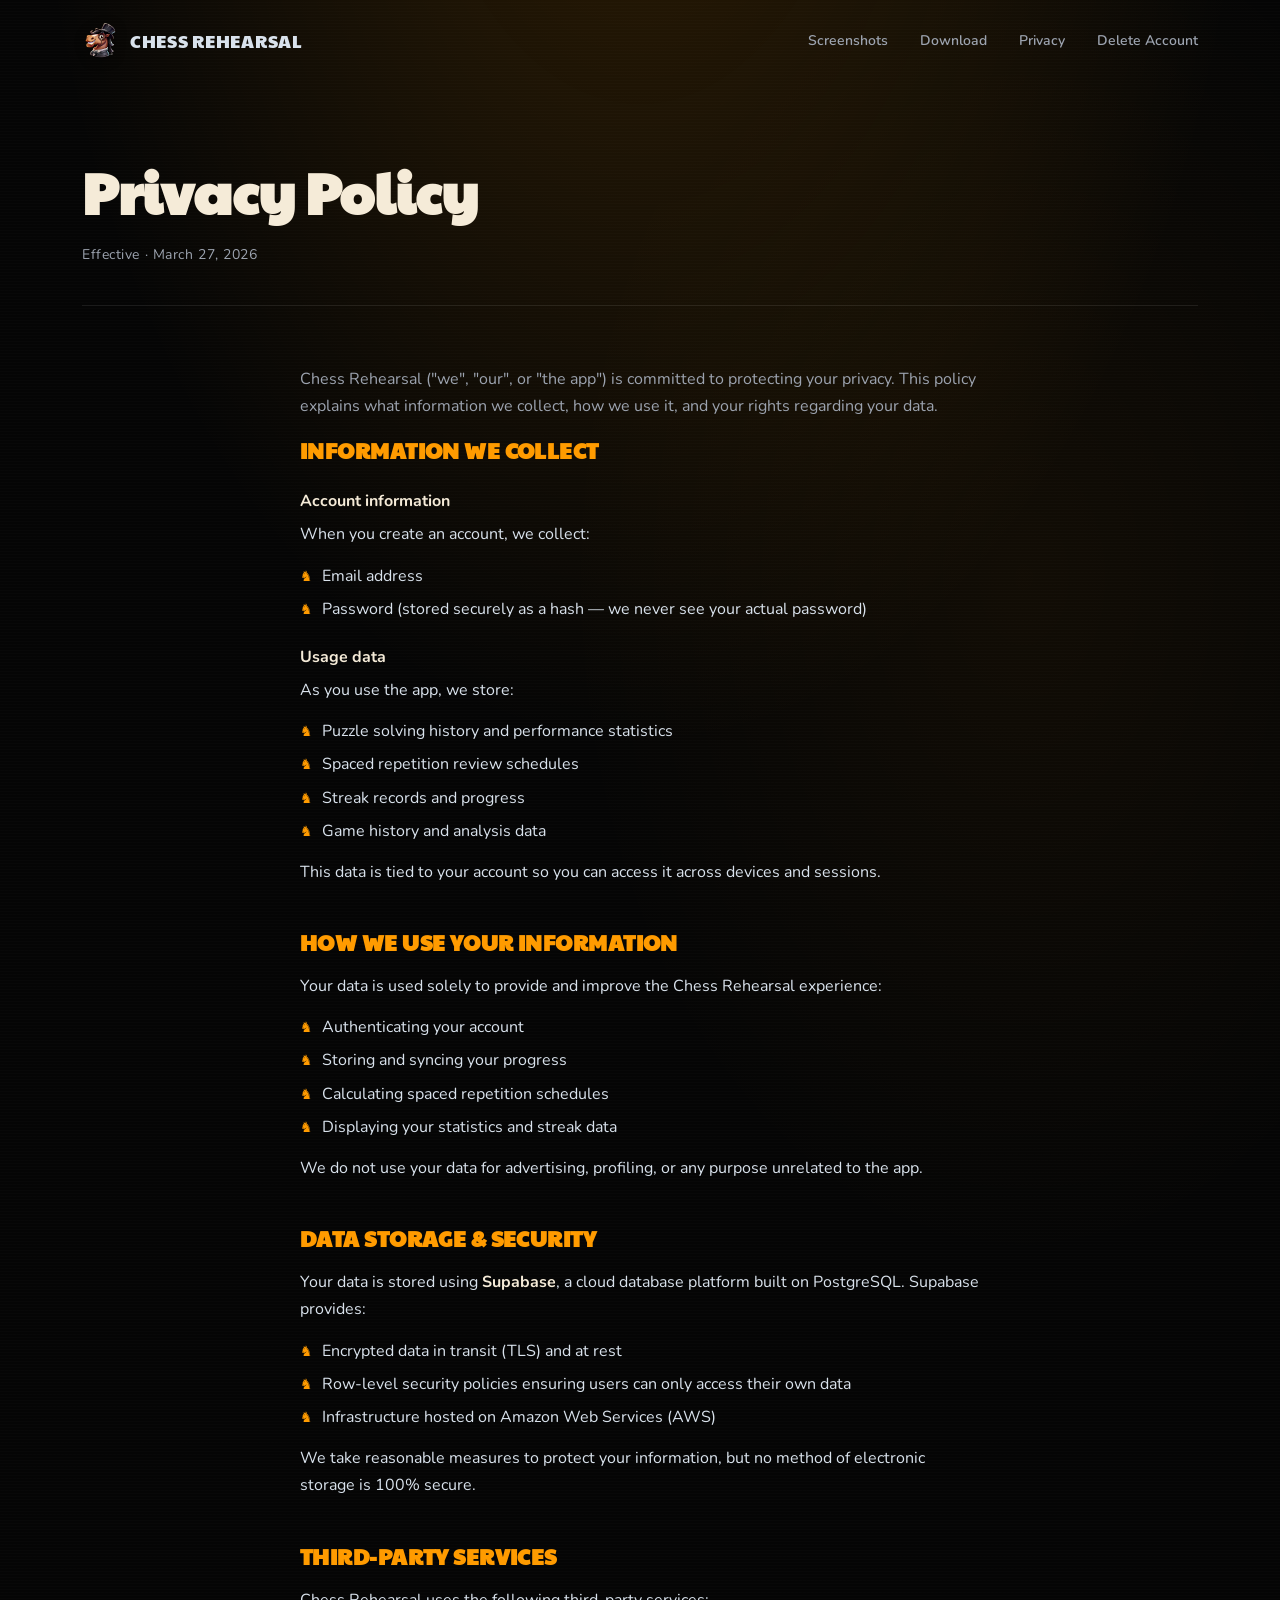
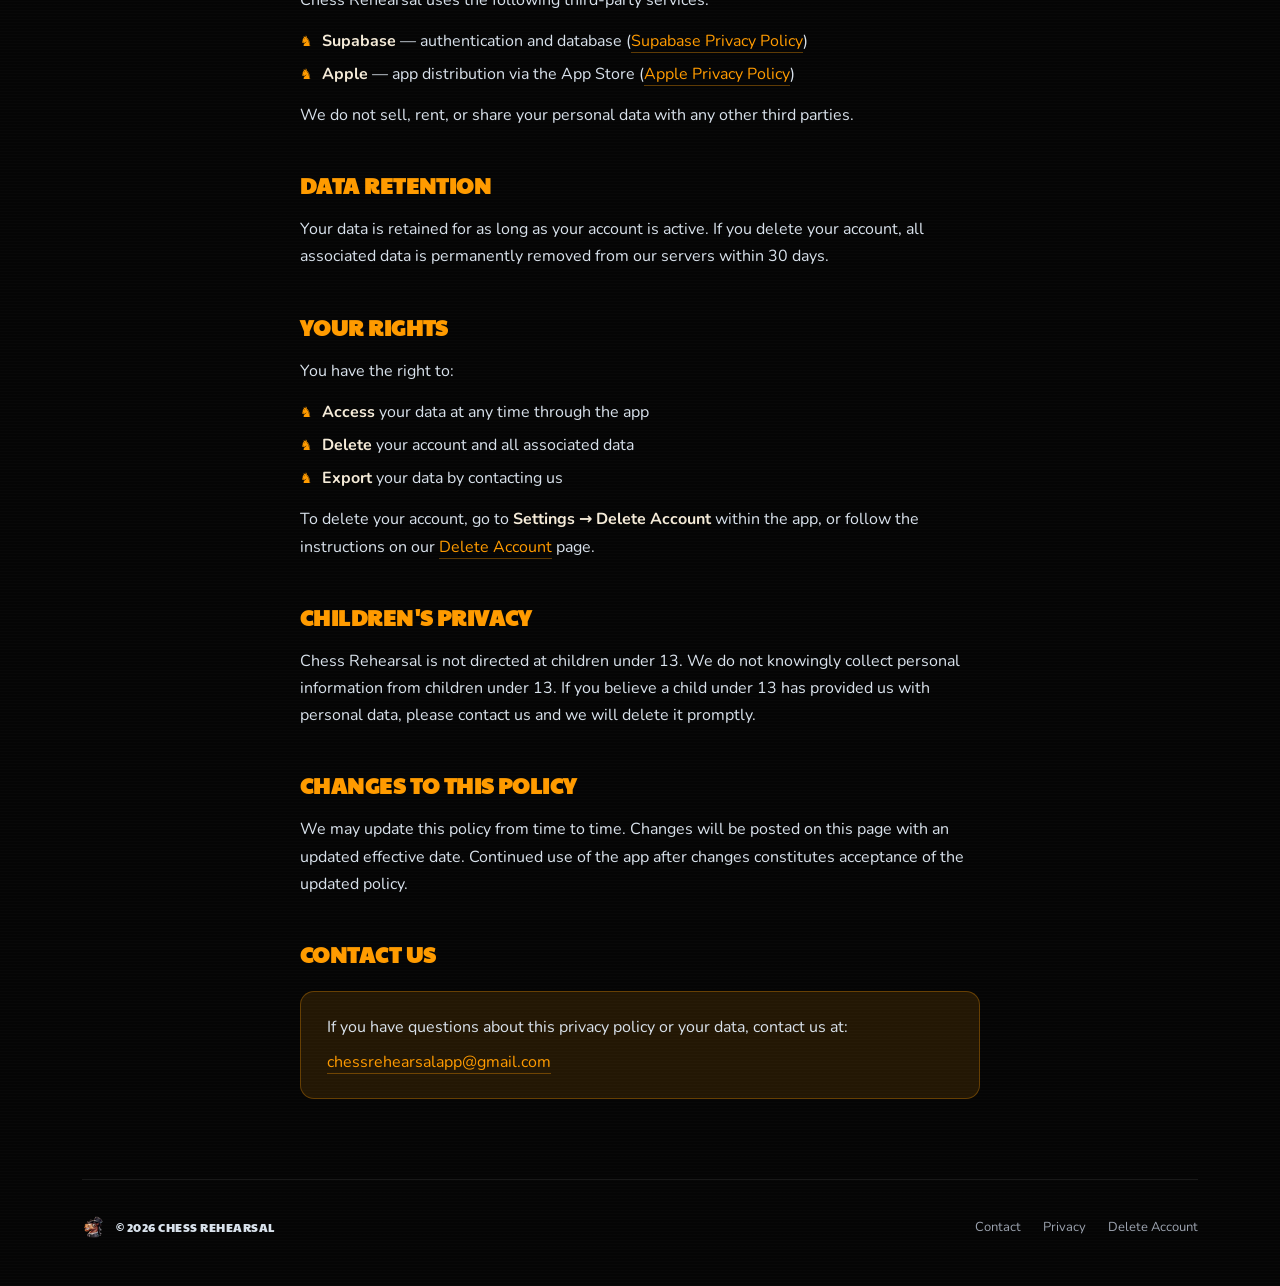
<file: privacy.html>
<!DOCTYPE html>
<html lang="en">
<head>
  <meta charset="UTF-8">
  <meta name="viewport" content="width=device-width, initial-scale=1.0">
  <title>Privacy Policy — Chess Rehearsal</title>
  <meta name="description" content="Privacy Policy for the Chess Rehearsal app.">

  <link rel="icon" type="image/png" href="img/icon.png">
  <link rel="apple-touch-icon" href="img/icon.png">

  <link rel="preconnect" href="https://fonts.googleapis.com">
  <link rel="preconnect" href="https://fonts.gstatic.com" crossorigin>
  <link href="https://fonts.googleapis.com/css2?family=Nunito:wght@400;500;600;700;800&family=Paytone+One&display=swap" rel="stylesheet">

  <link rel="stylesheet" href="style.css">
</head>
<body>

  <div class="cr-site">

    <!-- Nav -->
    <div class="cr-container">
      <nav class="cr-nav">
        <a href="index.html" class="cr-nav-brand">
          <img src="img/icon.png" alt="Chess Rehearsal mascot">
          <span>Chess Rehearsal</span>
        </a>
        <div class="cr-nav-links">
          <a href="index.html#screenshots">Screenshots</a>
          <a href="index.html#download">Download</a>
          <a href="privacy.html">Privacy</a>
          <a href="delete-account.html">Delete Account</a>
        </div>
      </nav>
    </div>

    <!-- Page header -->
    <div class="cr-container">
      <header class="cr-privacy-head">
        <h1>Privacy Policy</h1>
        <div class="updated">Effective · March 27, 2026</div>
      </header>
    </div>

    <!-- Body -->
    <div class="cr-container">
      <main class="cr-privacy-body">
        <p class="muted">Chess Rehearsal ("we", "our", or "the app") is committed to protecting your privacy. This policy explains what information we collect, how we use it, and your rights regarding your data.</p>

        <h2>Information we collect</h2>

        <h3>Account information</h3>
        <p>When you create an account, we collect:</p>
        <ul>
          <li>Email address</li>
          <li>Password (stored securely as a hash — we never see your actual password)</li>
        </ul>

        <h3>Usage data</h3>
        <p>As you use the app, we store:</p>
        <ul>
          <li>Puzzle solving history and performance statistics</li>
          <li>Spaced repetition review schedules</li>
          <li>Streak records and progress</li>
          <li>Game history and analysis data</li>
        </ul>
        <p>This data is tied to your account so you can access it across devices and sessions.</p>

        <h2>How we use your information</h2>
        <p>Your data is used solely to provide and improve the Chess Rehearsal experience:</p>
        <ul>
          <li>Authenticating your account</li>
          <li>Storing and syncing your progress</li>
          <li>Calculating spaced repetition schedules</li>
          <li>Displaying your statistics and streak data</li>
        </ul>
        <p>We do not use your data for advertising, profiling, or any purpose unrelated to the app.</p>

        <h2>Data storage &amp; security</h2>
        <p>Your data is stored using <strong>Supabase</strong>, a cloud database platform built on PostgreSQL. Supabase provides:</p>
        <ul>
          <li>Encrypted data in transit (TLS) and at rest</li>
          <li>Row-level security policies ensuring users can only access their own data</li>
          <li>Infrastructure hosted on Amazon Web Services (AWS)</li>
        </ul>
        <p>We take reasonable measures to protect your information, but no method of electronic storage is 100% secure.</p>

        <h2>Third-party services</h2>
        <p>Chess Rehearsal uses the following third-party services:</p>
        <ul>
          <li><strong>Supabase</strong> — authentication and database (<a href="https://supabase.com/privacy" target="_blank" rel="noopener">Supabase Privacy Policy</a>)</li>
          <li><strong>Apple</strong> — app distribution via the App Store (<a href="https://www.apple.com/privacy/" target="_blank" rel="noopener">Apple Privacy Policy</a>)</li>
        </ul>
        <p>We do not sell, rent, or share your personal data with any other third parties.</p>

        <h2>Data retention</h2>
        <p>Your data is retained for as long as your account is active. If you delete your account, all associated data is permanently removed from our servers within 30 days.</p>

        <h2>Your rights</h2>
        <p>You have the right to:</p>
        <ul>
          <li><strong>Access</strong> your data at any time through the app</li>
          <li><strong>Delete</strong> your account and all associated data</li>
          <li><strong>Export</strong> your data by contacting us</li>
        </ul>
        <p>To delete your account, go to <strong>Settings → Delete Account</strong> within the app, or follow the instructions on our <a href="delete-account.html">Delete Account</a> page.</p>

        <h2>Children's privacy</h2>
        <p>Chess Rehearsal is not directed at children under 13. We do not knowingly collect personal information from children under 13. If you believe a child under 13 has provided us with personal data, please contact us and we will delete it promptly.</p>

        <h2>Changes to this policy</h2>
        <p>We may update this policy from time to time. Changes will be posted on this page with an updated effective date. Continued use of the app after changes constitutes acceptance of the updated policy.</p>

        <h2>Contact us</h2>
        <div class="contact-box">
          <p>If you have questions about this privacy policy or your data, contact us at:</p>
          <p><a href="mailto:chessrehearsalapp@gmail.com">chessrehearsalapp@gmail.com</a></p>
        </div>
      </main>
    </div>

    <!-- Footer -->
    <div class="cr-container">
      <footer class="cr-footer">
        <div class="cr-footer-left">
          <img src="img/icon.png" alt="">
          <span>© 2026 Chess Rehearsal</span>
        </div>
        <div class="cr-footer-links">
          <a href="mailto:chessrehearsalapp@gmail.com">Contact</a>
          <a href="privacy.html">Privacy</a>
          <a href="delete-account.html">Delete Account</a>
        </div>
      </footer>
    </div>

  </div>

</body>
</html>
</file>
<file: style.css>
/* ──────────────────────────────────────────────────────────────────
   Chess Rehearsal — Marketing Site
   Theatrical Dark aesthetic. Warm-gold accent on near-black canvas.
   ────────────────────────────────────────────────────────────────── */

:root {
  /* Surfaces */
  --cr-bg:           #0A0A0A;
  --cr-surface:      #151515;
  --cr-card:         #1F1F1F;
  --cr-stage-navy:   #0F1A2B;

  /* Brand accent */
  --cr-gold:         #FF9B00;
  --cr-gold-soft:    rgba(255, 155, 0, 0.30);
  --cr-gold-faint:   rgba(255, 155, 0, 0.12);

  /* Text */
  --cr-fg-primary:   #D9E2EC;
  --cr-fg-secondary: #9CA3AF;
  --cr-fg-cream:     #F5EBD8;

  /* Dividers / shadow */
  --cr-divider:        rgba(255, 255, 255, 0.10);
  --cr-divider-strong: rgba(255, 255, 255, 0.20);

  /* Type families */
  --cr-font-display: "Paytone One", system-ui, sans-serif;
  --cr-font-body:    "Nunito", system-ui, -apple-system, sans-serif;
}

/* ─────────────── Reset & base ─────────────── */
* { box-sizing: border-box; }
html, body {
  margin: 0;
  background: #050505;
  color: var(--cr-fg-primary);
  font-family: var(--cr-font-body);
  -webkit-font-smoothing: antialiased;
  text-rendering: optimizeLegibility;
  line-height: 1.5;
}
h1, h2, h3, h4 { margin: 0; }
p, ul { margin: 0; }
a { color: inherit; text-decoration: none; }
img { max-width: 100%; display: block; }

/* ─────────────── Stage backdrop ─────────────── */
.cr-site {
  position: relative;
  overflow: hidden;
  min-height: 100vh;
  background: #050505;
}
.cr-site::before {
  content: "";
  position: absolute; inset: 0;
  background:
    radial-gradient(ellipse 80% 60% at 50% -10%, rgba(255,155,0,0.16), transparent 60%),
    radial-gradient(ellipse 60% 40% at 80% 20%, rgba(255,155,0,0.05), transparent 60%);
  pointer-events: none;
  z-index: 0;
}
.cr-site::after {
  content: "";
  position: absolute; inset: 0;
  background-image:
    repeating-linear-gradient(0deg, rgba(255,255,255,.012) 0 1px, transparent 1px 3px);
  pointer-events: none;
  z-index: 0;
}
.cr-site > * { position: relative; z-index: 1; }

/* Container */
.cr-container {
  width: 100%;
  max-width: 1180px;
  margin: 0 auto;
  padding: 0 32px;
}

/* ─────────────── Nav ─────────────── */
.cr-nav {
  display: flex;
  align-items: center;
  justify-content: space-between;
  padding: 22px 0;
}
.cr-nav-brand {
  display: flex; align-items: center; gap: 12px;
  font-family: var(--cr-font-display);
  font-size: 18px;
  letter-spacing: 0.04em;
  color: var(--cr-fg-primary);
  text-transform: uppercase;
}
.cr-nav-brand img {
  width: 36px; height: 36px; object-fit: contain;
  filter: drop-shadow(0 2px 6px rgba(0,0,0,.4));
}
.cr-nav-links {
  display: flex; gap: 32px;
  font-size: 14px;
  color: var(--cr-fg-secondary);
  font-weight: 600;
}
.cr-nav-links a { transition: color .15s; }
.cr-nav-links a:hover { color: var(--cr-gold); }

/* ─────────────── Hero ─────────────── */
.cr-hero {
  display: grid;
  grid-template-columns: 1.15fr 1fr;
  gap: 56px;
  padding: 60px 0 100px;
  align-items: center;
}
.cr-hero-eyebrow {
  font-family: var(--cr-font-body);
  font-size: 12px;
  font-weight: 700;
  letter-spacing: 0.18em;
  text-transform: uppercase;
  color: var(--cr-gold);
  margin-bottom: 18px;
  display: inline-flex;
  align-items: center;
  gap: 10px;
}
.cr-hero-eyebrow::before {
  content: "";
  width: 28px; height: 1px;
  background: var(--cr-gold);
}
.cr-hero h1 {
  font-family: var(--cr-font-display);
  font-size: 68px;
  line-height: 0.98;
  letter-spacing: -0.005em;
  color: var(--cr-fg-cream);
  text-wrap: balance;
}
.cr-hero h1 .accent {
  color: var(--cr-gold);
  display: block;
}
.cr-hero-sub {
  margin-top: 22px;
  font-size: 18px;
  line-height: 1.55;
  color: var(--cr-fg-secondary);
  max-width: 460px;
  text-wrap: pretty;
}

/* Hero phone column — phone is a real screenshot WITH bezel baked in */
.cr-hero-phone-wrap {
  display: flex;
  align-items: center;
  justify-content: center;
  position: relative;
}
.cr-hero-phone-wrap::before {
  content: "";
  position: absolute;
  inset: -40px;
  background: radial-gradient(ellipse 70% 50% at 50% 50%, rgba(255,155,0,.22), transparent 70%);
  filter: blur(20px);
  z-index: 0;
}
.cr-hero-phone {
  position: relative;
  z-index: 1;
  width: 320px;
  height: auto;
  filter: drop-shadow(0 30px 60px rgba(0,0,0,.6));
}

/* ─────────────── Download buttons ─────────────── */
.cr-dl-row {
  display: flex; gap: 14px; margin-top: 36px;
  flex-wrap: wrap;
}
.cr-dl-row.centered { justify-content: center; }

.cr-dl-btn {
  display: inline-flex; align-items: center; gap: 12px;
  padding: 12px 20px 12px 16px;
  background: #0E0E0E;
  border: 1px solid rgba(255,255,255,0.18);
  border-radius: 14px;
  cursor: pointer;
  transition: border-color .15s, transform .15s, background .15s;
  white-space: nowrap;
}
.cr-dl-btn:hover {
  border-color: var(--cr-gold);
  background: #131313;
  transform: translateY(-1px);
}
.cr-dl-btn svg {
  flex-shrink: 0;
  width: 22px; height: 22px;
}
.cr-dl-btn-text {
  display: flex; flex-direction: column; line-height: 1.1;
}
.cr-dl-btn-text small {
  font-size: 10px;
  letter-spacing: 0.10em;
  text-transform: uppercase;
  color: var(--cr-fg-secondary);
  font-weight: 600;
}
.cr-dl-btn-text strong {
  font-size: 16px;
  font-weight: 700;
  color: var(--cr-fg-primary);
  margin-top: 2px;
}

/* ─────────────── Stage curtain divider ─────────────── */
.cr-stage-divider {
  height: 56px;
  background:
    linear-gradient(to bottom, transparent, rgba(0,0,0,.4)),
    repeating-linear-gradient(90deg, #1a1208 0 28px, #261a0e 28px 56px);
  border-top: 1px solid rgba(255,155,0,.20);
  border-bottom: 1px solid rgba(255,155,0,.10);
  position: relative;
}
.cr-stage-divider::before {
  content: "";
  position: absolute;
  left: 50%; top: 50%;
  transform: translate(-50%, -50%);
  width: 12px; height: 12px;
  background: var(--cr-gold);
  border-radius: 50%;
  box-shadow: 0 0 24px 6px rgba(255,155,0,.6);
}

/* ─────────────── Screenshots ─────────────── */
.cr-screens { padding: 90px 0; }
.cr-screens-head {
  text-align: center;
  margin-bottom: 58px;
}
.cr-screens-eyebrow {
  font-size: 12px;
  letter-spacing: 0.20em;
  text-transform: uppercase;
  color: var(--cr-gold);
  font-weight: 700;
  margin-bottom: 14px;
}
.cr-screens-title {
  font-family: var(--cr-font-display);
  font-size: 44px;
  color: var(--cr-fg-cream);
  letter-spacing: -0.005em;
}
.cr-screens-sub {
  margin-top: 14px;
  font-size: 16px;
  color: var(--cr-fg-secondary);
  max-width: 540px;
  margin-left: auto;
  margin-right: auto;
}
.cr-screens-grid {
  display: grid;
  grid-template-columns: repeat(3, 1fr);
  gap: 32px;
  align-items: end;
}
.cr-screen-card {
  display: flex;
  flex-direction: column;
  align-items: center;
}
.cr-screen-frame {
  position: relative;
  display: flex;
  justify-content: center;
}
.cr-screen-frame::before {
  content: "";
  position: absolute;
  inset: 30px -10px -20px -10px;
  background: radial-gradient(ellipse 60% 50% at 50% 50%, rgba(255,155,0,.10), transparent 70%);
  filter: blur(10px);
  z-index: 0;
}
.cr-screen-frame img {
  position: relative;
  z-index: 1;
  width: 270px;
  height: auto;
  filter: drop-shadow(0 20px 40px rgba(0,0,0,.5));
}
.cr-screen-caption {
  margin-top: 22px;
  text-align: center;
}
.cr-screen-caption .num {
  font-family: var(--cr-font-display);
  font-size: 12px;
  color: var(--cr-gold);
  letter-spacing: 0.18em;
  display: block;
  margin-bottom: 6px;
}
.cr-screen-caption h4 {
  font-family: var(--cr-font-body);
  font-size: 18px;
  font-weight: 700;
  color: var(--cr-fg-primary);
}
.cr-screen-caption p {
  margin-top: 6px;
  font-size: 13px;
  color: var(--cr-fg-secondary);
  max-width: 240px;
  line-height: 1.5;
}

/* ─────────────── Bottom CTA ─────────────── */
.cr-cta {
  padding: 80px 0 100px;
  text-align: center;
  position: relative;
}
.cr-cta::before {
  content: "";
  position: absolute;
  left: 50%; top: 0;
  transform: translateX(-50%);
  width: 1200px;
  max-width: 100%;
  height: 1px;
  background: linear-gradient(to right, transparent, rgba(255,155,0,.25), transparent);
}
.cr-cta h2 {
  font-family: var(--cr-font-display);
  font-size: 44px;
  color: var(--cr-fg-cream);
  letter-spacing: -0.005em;
  text-wrap: balance;
}
.cr-cta-sub {
  margin: 16px auto 36px;
  max-width: 520px;
  color: var(--cr-fg-secondary);
  font-size: 16px;
}
.cr-cta-mascot {
  width: 140px;
  height: 140px;
  margin: 0 auto 22px;
  display: block;
  filter: drop-shadow(0 8px 24px rgba(0,0,0,.5)) drop-shadow(0 0 30px rgba(255,155,0,.3));
}

/* ─────────────── Footer ─────────────── */
.cr-footer {
  padding: 36px 0 48px;
  border-top: 1px solid rgba(255,255,255,0.08);
  display: flex;
  justify-content: space-between;
  align-items: center;
  font-size: 13px;
  color: var(--cr-fg-secondary);
  flex-wrap: wrap;
  gap: 16px;
}
.cr-footer-left {
  display: flex; align-items: center; gap: 12px;
  font-family: var(--cr-font-display);
  letter-spacing: 0.04em;
  text-transform: uppercase;
  font-size: 12px;
  color: var(--cr-fg-primary);
}
.cr-footer-left img { width: 22px; height: 22px; }
.cr-footer-links { display: flex; gap: 22px; }
.cr-footer-links a { transition: color .15s; }
.cr-footer-links a:hover { color: var(--cr-gold); }

/* ─────────────── Privacy page ─────────────── */
.cr-privacy-head {
  padding: 70px 0 40px;
  text-align: left;
  border-bottom: 1px solid rgba(255,255,255,0.08);
}
.cr-privacy-head h1 {
  font-family: var(--cr-font-display);
  font-size: 56px;
  color: var(--cr-fg-cream);
  letter-spacing: -0.005em;
}
.cr-privacy-head .updated {
  margin-top: 10px;
  color: var(--cr-fg-secondary);
  font-size: 14px;
  letter-spacing: 0.04em;
}
.cr-privacy-body {
  max-width: 680px;
  margin: 0 auto;
  padding: 60px 0 80px;
}
.cr-privacy-body h2 {
  font-family: var(--cr-font-display);
  font-size: 22px;
  color: var(--cr-gold);
  letter-spacing: 0.02em;
  margin-top: 40px;
  margin-bottom: 14px;
  text-transform: uppercase;
}
.cr-privacy-body h2:first-of-type { margin-top: 0; }
.cr-privacy-body h3 {
  font-family: var(--cr-font-body);
  font-size: 16px;
  color: var(--cr-fg-cream);
  font-weight: 700;
  margin-top: 22px;
  margin-bottom: 8px;
}
.cr-privacy-body p {
  font-size: 16px;
  line-height: 1.7;
  color: var(--cr-fg-primary);
  margin-bottom: 14px;
}
.cr-privacy-body p.muted { color: var(--cr-fg-secondary); }
.cr-privacy-body a {
  color: var(--cr-gold);
  border-bottom: 1px solid rgba(255,155,0,.35);
  transition: border-color .15s;
}
.cr-privacy-body a:hover { border-bottom-color: var(--cr-gold); }
.cr-privacy-body ul {
  list-style: none;
  padding: 0;
  margin: 12px 0 14px;
}
.cr-privacy-body li {
  position: relative;
  padding-left: 22px;
  font-size: 16px;
  line-height: 1.7;
  color: var(--cr-fg-primary);
  margin-bottom: 6px;
}
.cr-privacy-body li::before {
  content: "♞";
  position: absolute;
  left: 0;
  color: var(--cr-gold);
  font-size: 14px;
  top: 2px;
}
.cr-privacy-body strong {
  color: var(--cr-fg-cream);
  font-weight: 700;
}
.cr-privacy-body .contact-box {
  margin-top: 20px;
  padding: 22px 26px;
  background: var(--cr-gold-faint);
  border: 1px solid var(--cr-gold-soft);
  border-radius: 14px;
}
.cr-privacy-body .contact-box p { margin-bottom: 8px; }
.cr-privacy-body .contact-box p:last-child { margin-bottom: 0; }

/* ─────────────── Responsive ─────────────── */
@media (max-width: 900px) {
  .cr-hero {
    grid-template-columns: 1fr;
    gap: 40px;
    padding: 40px 0 60px;
    text-align: center;
  }
  .cr-hero-eyebrow { justify-content: center; }
  .cr-hero h1 { font-size: 48px; }
  .cr-hero-sub { margin-left: auto; margin-right: auto; }
  .cr-dl-row { justify-content: center; }
  .cr-hero-phone { width: 260px; }

  .cr-screens { padding: 60px 0; }
  .cr-screens-title { font-size: 34px; }
  .cr-screens-grid {
    grid-template-columns: 1fr;
    gap: 60px;
  }
  .cr-screen-frame img { width: 240px; }

  .cr-cta { padding: 60px 0 80px; }
  .cr-cta h2 { font-size: 34px; }

  .cr-privacy-head h1 { font-size: 40px; }

  .cr-footer { justify-content: center; text-align: center; }
}

@media (max-width: 600px) {
  .cr-container { padding: 0 20px; }
  .cr-nav { padding: 18px 0; }
  .cr-nav-links { gap: 20px; font-size: 13px; }
  .cr-hero h1 { font-size: 38px; }
  .cr-hero-sub { font-size: 16px; }
  .cr-dl-btn { padding: 10px 16px 10px 14px; }
  .cr-dl-btn-text strong { font-size: 14px; }
}
</file>
